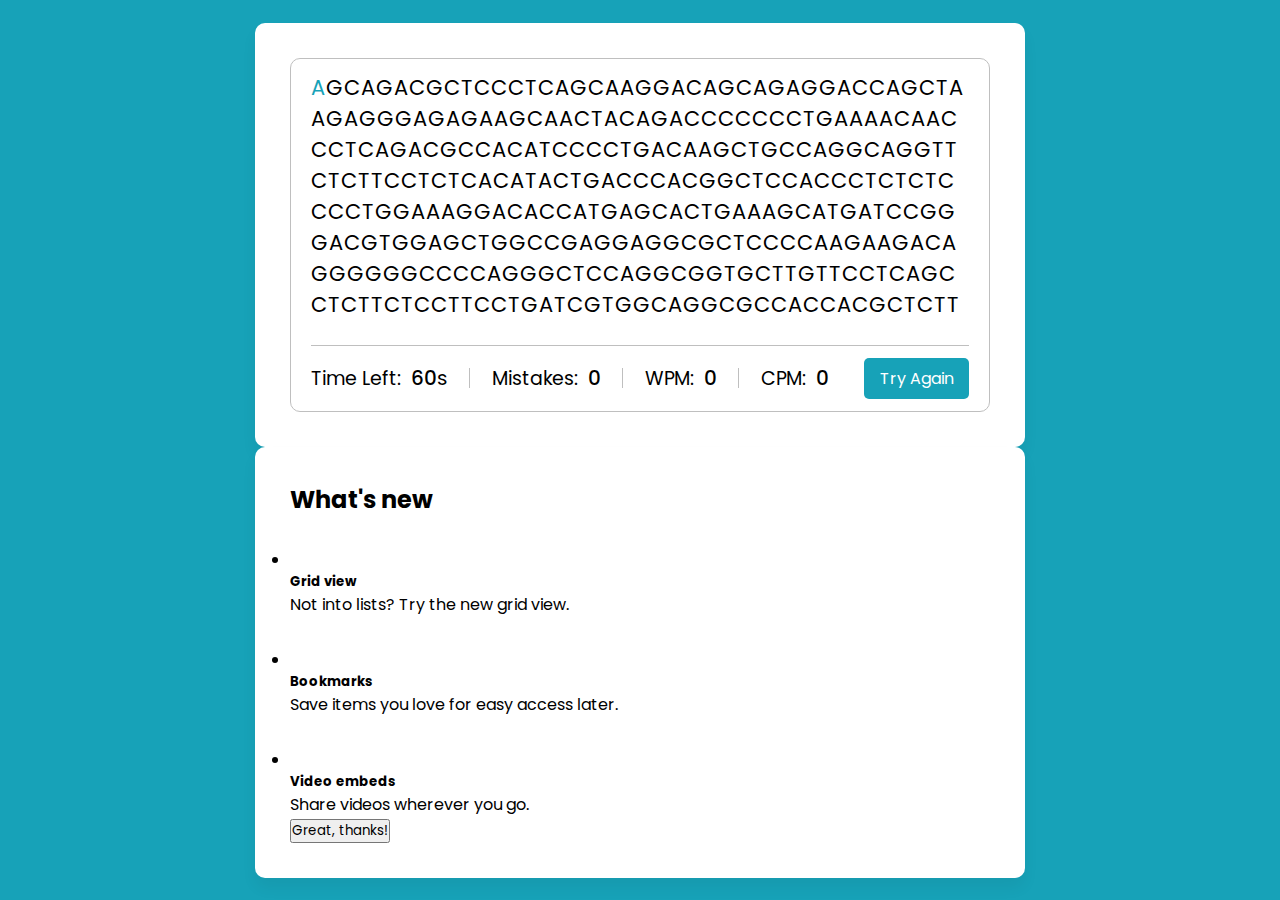
<file: docs/games/DNA_replication/index.html>
<!doctype html>
<!-- Coding By CodingNepal - youtube.com/codingnepal -->
<html lang="en" dir="ltr">
  <head>
    <meta charset="utf-8">  
    <title>Typing Speed Test Game | CodingNepal</title>
    <meta name="viewport" content="width=device-width, initial-scale=1.0">
    
    <!-- Bootstrap 5.3.2 CSS & Minimal JS -->
    <link href="https://cdn.jsdelivr.net/npm/bootstrap@5.3.2/dist/css/bootstrap.min.css" rel="stylesheet" integrity="sha384-T3c6CoIi6uLrA9TneNEoa7RxnatzjcDSCmG1MXxSR1GAsXEV/Dwwykc2MPK8M2HN" crossorigin="anonymous">
    <script src="https://cdn.jsdelivr.net/npm/bootstrap@5.3.2/dist/js/bootstrap.min.js" integrity="sha384-BBtl+eGJRgqQAUMxJ7pMwbEyER4l1g+O15P+16Ep7Q9Q+zqX6gSbd85u4mG4QzX+" crossorigin="anonymous"></script>
    
    <!-- Custom Stylesheet -->
    <link rel="stylesheet" href="style.css">
  </head>
  <body>
    <div class="container row justify-content-center">
      <div class="col-12 wrapper">
        <input type="text" class="input-field">
        <div class="content-box">
          <div class="typing-text">
            <p></p>
          </div>
          <div class="content">
            <!-- list-group-horizontal -->
            <ul class="result-details">
              <li class="time">
                <p>Time Left:</p>
                <span><b>60</b>s</span>
              </li>
              <li class="mistake">
                <p>Mistakes:</p>
                <span>0</span>
              </li>
              <li class="wpm">
                <p>WPM:</p>
                <span>0</span>
              </li>
              <li class="cpm">
                <p>CPM:</p>
                <span>0</span>
              </li>
            </ul>
            <button>Try Again</button>
          </div>
        </div>
      </div>
        <div class="col-12 modal-content rounded-4 shadow">
          <div class="modal-body p-5">
            <h2 class="fw-bold mb-0">What's new</h2>
    
            <ul class="d-grid gap-4 my-5 list-unstyled small">
              <li class="d-flex gap-4">
                <svg class="bi text-body-secondary flex-shrink-0" width="48" height="48"><use xlink:href="#grid-fill"></use></svg>
                <div>
                  <h5 class="mb-0">Grid view</h5>
                  Not into lists? Try the new grid view.
                </div>
              </li>
              <li class="d-flex gap-4">
                <svg class="bi text-warning flex-shrink-0" width="48" height="48"><use xlink:href="#bookmark-star"></use></svg>
                <div>
                  <h5 class="mb-0">Bookmarks</h5>
                  Save items you love for easy access later.
                </div>
              </li>
              <li class="d-flex gap-4">
                <svg class="bi text-primary flex-shrink-0" width="48" height="48"><use xlink:href="#film"></use></svg>
                <div>
                  <h5 class="mb-0">Video embeds</h5>
                  Share videos wherever you go.
                </div>
              </li>
            </ul>
            <button type="button" class="btn btn-lg btn-primary mt-5 w-100" data-bs-dismiss="modal">Great, thanks!</button>
          </div>
      </div>
    </div>
    <!-- Custom JS -->
    <script src="js/paragraphs.js"></script>
    <script src="js/script.js"></script>
  
  </body>
</html>
</file>
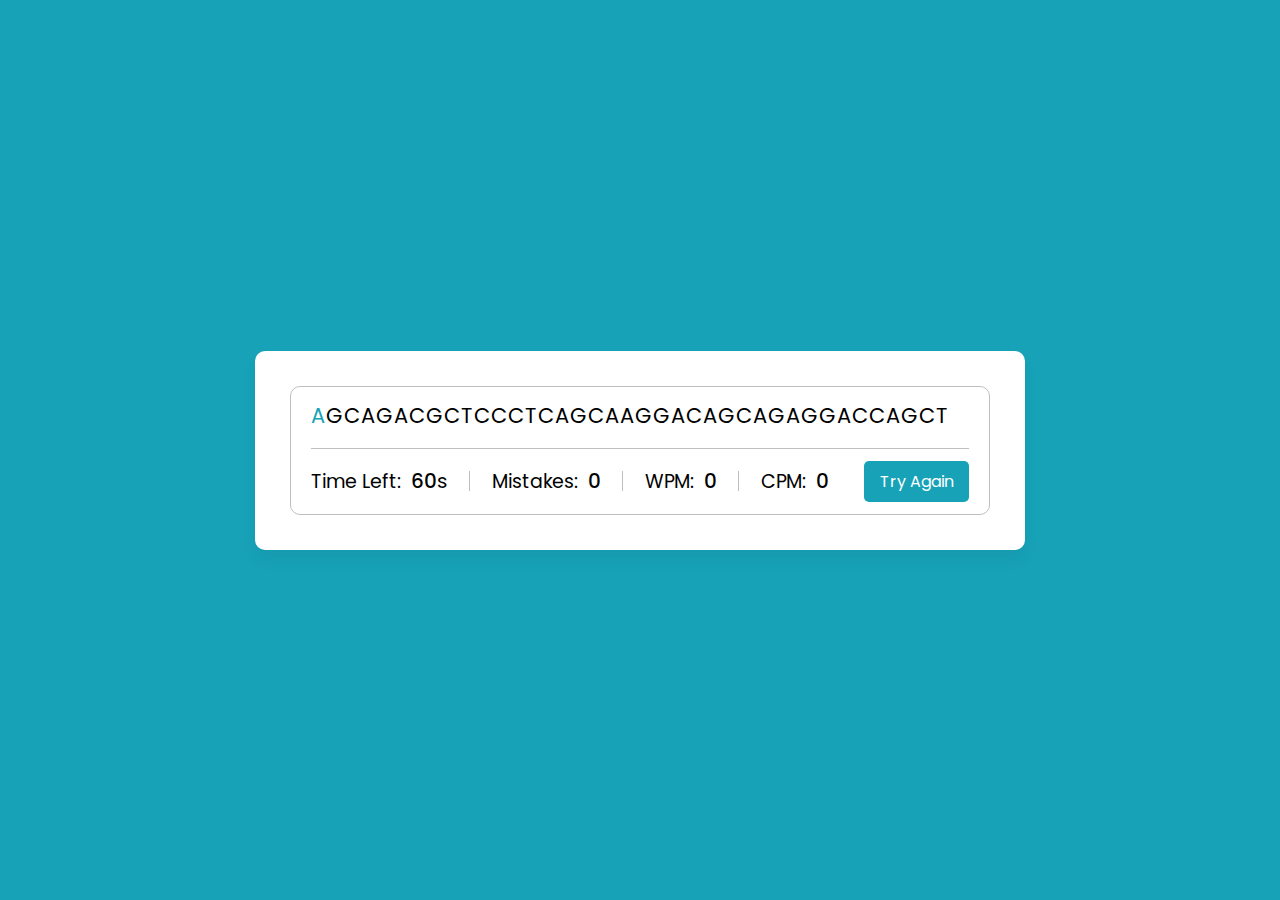
<file: docs/games/DNA_replication/index-original.html>
<!DOCTYPE html>
<!-- Coding By CodingNepal - youtube.com/codingnepal -->
<html lang="en" dir="ltr">
  <head>
    <meta charset="utf-8">  
    <title>Typing Speed Test Game | CodingNepal</title>
    <link rel="stylesheet" href="style.css">
    <meta name="viewport" content="width=device-width, initial-scale=1.0">
  </head>
  <body>
    <div class="wrapper">
      <input type="text" class="input-field">
      <div class="content-box">
        <div class="typing-text">
          <p></p>
        </div>
        <div class="content">
          <ul class="result-details">
            <li class="time">
              <p>Time Left:</p>
              <span><b>60</b>s</span>
            </li>
            <li class="mistake">
              <p>Mistakes:</p>
              <span>0</span>
            </li>
            <li class="wpm">
              <p>WPM:</p>
              <span>0</span>
            </li>
            <li class="cpm">
              <p>CPM:</p>
              <span>0</span>
            </li>
          </ul>
          <button>Try Again</button>
        </div>
      </div>
    </div>

    <script src="js/paragraphs.js"></script>
    <script src="js/script.js"></script>
  
  </body>
</html>
</file>
<file: docs/games/DNA_replication/style.css>
/* Import Google Font - Poppins */
@import url('https://fonts.googleapis.com/css2?family=Poppins:wght@400;500;600;700&display=swap');
*{
  margin: 0;
  padding: 0;
  box-sizing: border-box;
  font-family: 'Poppins', sans-serif;
}
body{
  display: flex;
  padding: 0 10px;
  align-items: center;
  justify-content: center;
  min-height: 100vh;
  background: #17A2B8;
}
::selection{
  color: #fff;
  background: #17A2B8;
}
.wrapper,
.modal-body{
  width: 770px;
  padding: 35px;
  background: #fff;
  border-radius: 10px;
  box-shadow: 0 10px 15px rgba(0,0,0,0.05);
}
.wrapper .input-field{
  opacity: 0;
  z-index: -999;
  position: absolute;
}
.wrapper .content-box{
  padding: 13px 20px 0;
  border-radius: 10px;
  border: 1px solid #bfbfbf;
}
.content-box .typing-text{
  overflow: hidden;
  max-height: 256px;
}
.typing-text::-webkit-scrollbar{
  width: 0;
}
.typing-text p{
  font-size: 21px;
  text-align: justify;
  letter-spacing: 1px;
  word-break: break-all;
}
.typing-text p span{
  position: relative;
}
.typing-text p span.correct{
  color: #56964f;
}
.typing-text p span.incorrect{
  color: #cb3439;
  outline: 1px solid #fff;
  background: #ffc0cb;
  border-radius: 4px;
}
.typing-text p span.active{
  color: #17A2B8;
}
.typing-text p span.active::before{
  position: absolute;
  content: "";
  height: 2px;
  width: 100%;
  bottom: 0;
  left: 0;
  opacity: 0;
  border-radius: 5px;
  background: #17A2B8;
  animation: blink 1s ease-in-out infinite;
}
@keyframes blink{
  50%{ 
    opacity: 1; 
  }
}
.content-box .content{
  margin-top: 17px;
  display: flex;
  padding: 12px 0;
  flex-wrap: wrap;
  align-items: center;
  justify-content: space-between;
  border-top: 1px solid #bfbfbf;
}
.content button{
  outline: none;
  border: none;
  width: 105px;
  color: #fff;
  padding: 8px 0;
  font-size: 16px;
  cursor: pointer;
  border-radius: 5px;
  background: #17A2B8;
  transition: transform 0.3s ease;
}
.content button:active{
  transform: scale(0.97);
}
.content .result-details{
  display: flex;
  flex-wrap: wrap;
  align-items: center;
  width: calc(100% - 140px);
  justify-content: space-between;
}
.result-details li{
  display: flex;
  height: 20px;
  list-style: none;
  position: relative;
  align-items: center;
}
.result-details li:not(:first-child){
  padding-left: 22px;
  border-left: 1px solid #bfbfbf;
}
.result-details li p{
  font-size: 19px;
}
.result-details li span{
  display: block;
  font-size: 20px;
  margin-left: 10px;
}
li span b{
  font-weight: 500;
}
li:not(:first-child) span{
  font-weight: 500;
}
@media (max-width: 745px) {
  .wrapper{
    padding: 20px;
  }
  .content-box .content{
    padding: 20px 0;
  }
  .content-box .typing-text{
    max-height: 100%;
  }
  .typing-text p{
    font-size: 19px;
    text-align: left;
  }
  .content button{
    width: 100%;
    font-size: 15px;
    padding: 10px 0;
    margin-top: 20px;
  }
  .content .result-details{
    width: 100%;
  }
  .result-details li:not(:first-child){
    border-left: 0;
    padding: 0;
  }
  .result-details li p, 
  .result-details li span{
    font-size: 17px;
  }
}
@media (max-width: 518px) {
  .wrapper .content-box{
    padding: 10px 15px 0;
  }
  .typing-text p{
    font-size: 18px;
  }
  .result-details li{
    margin-bottom: 10px;
  }
  .content button{
    margin-top: 10px;
  }
}

/* Additions */

ul.result-details>li.time>p {
  margin-top: 0px;
  margin-bottom: 0px;
}
</file>
